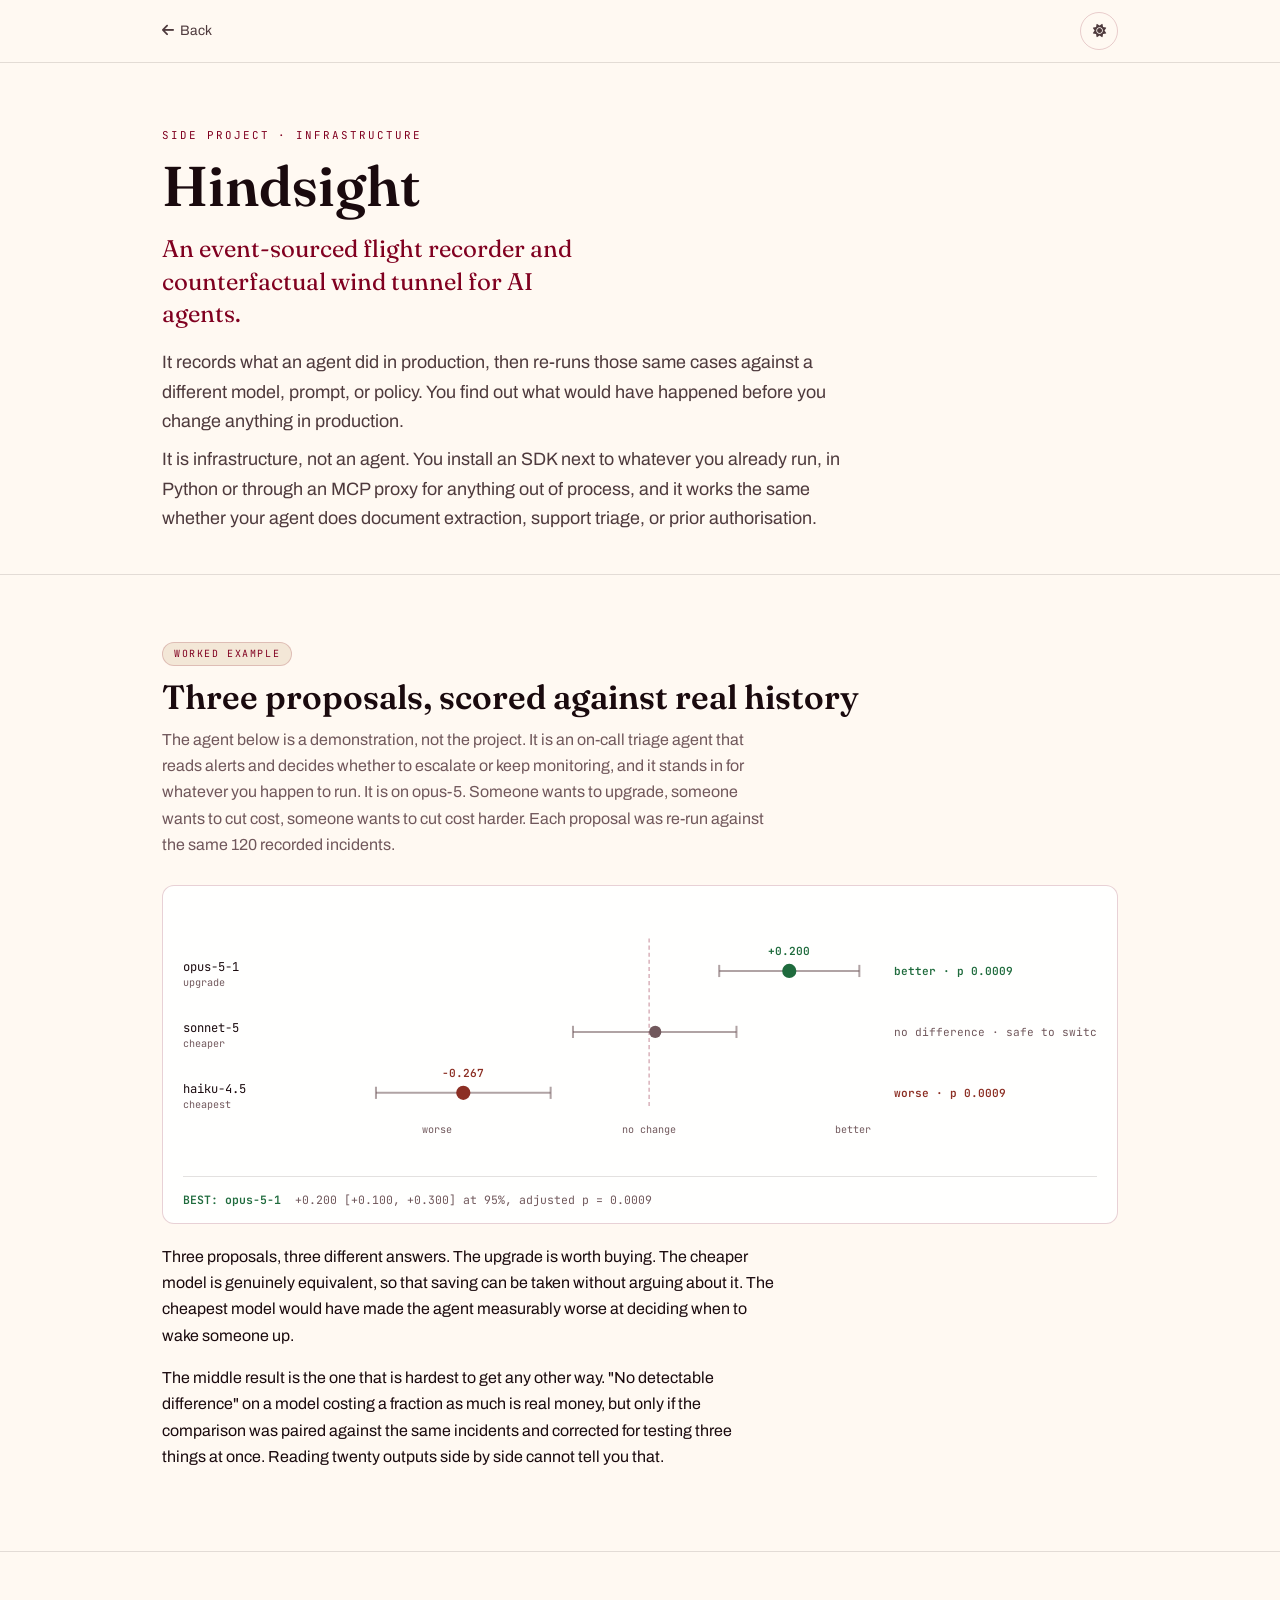
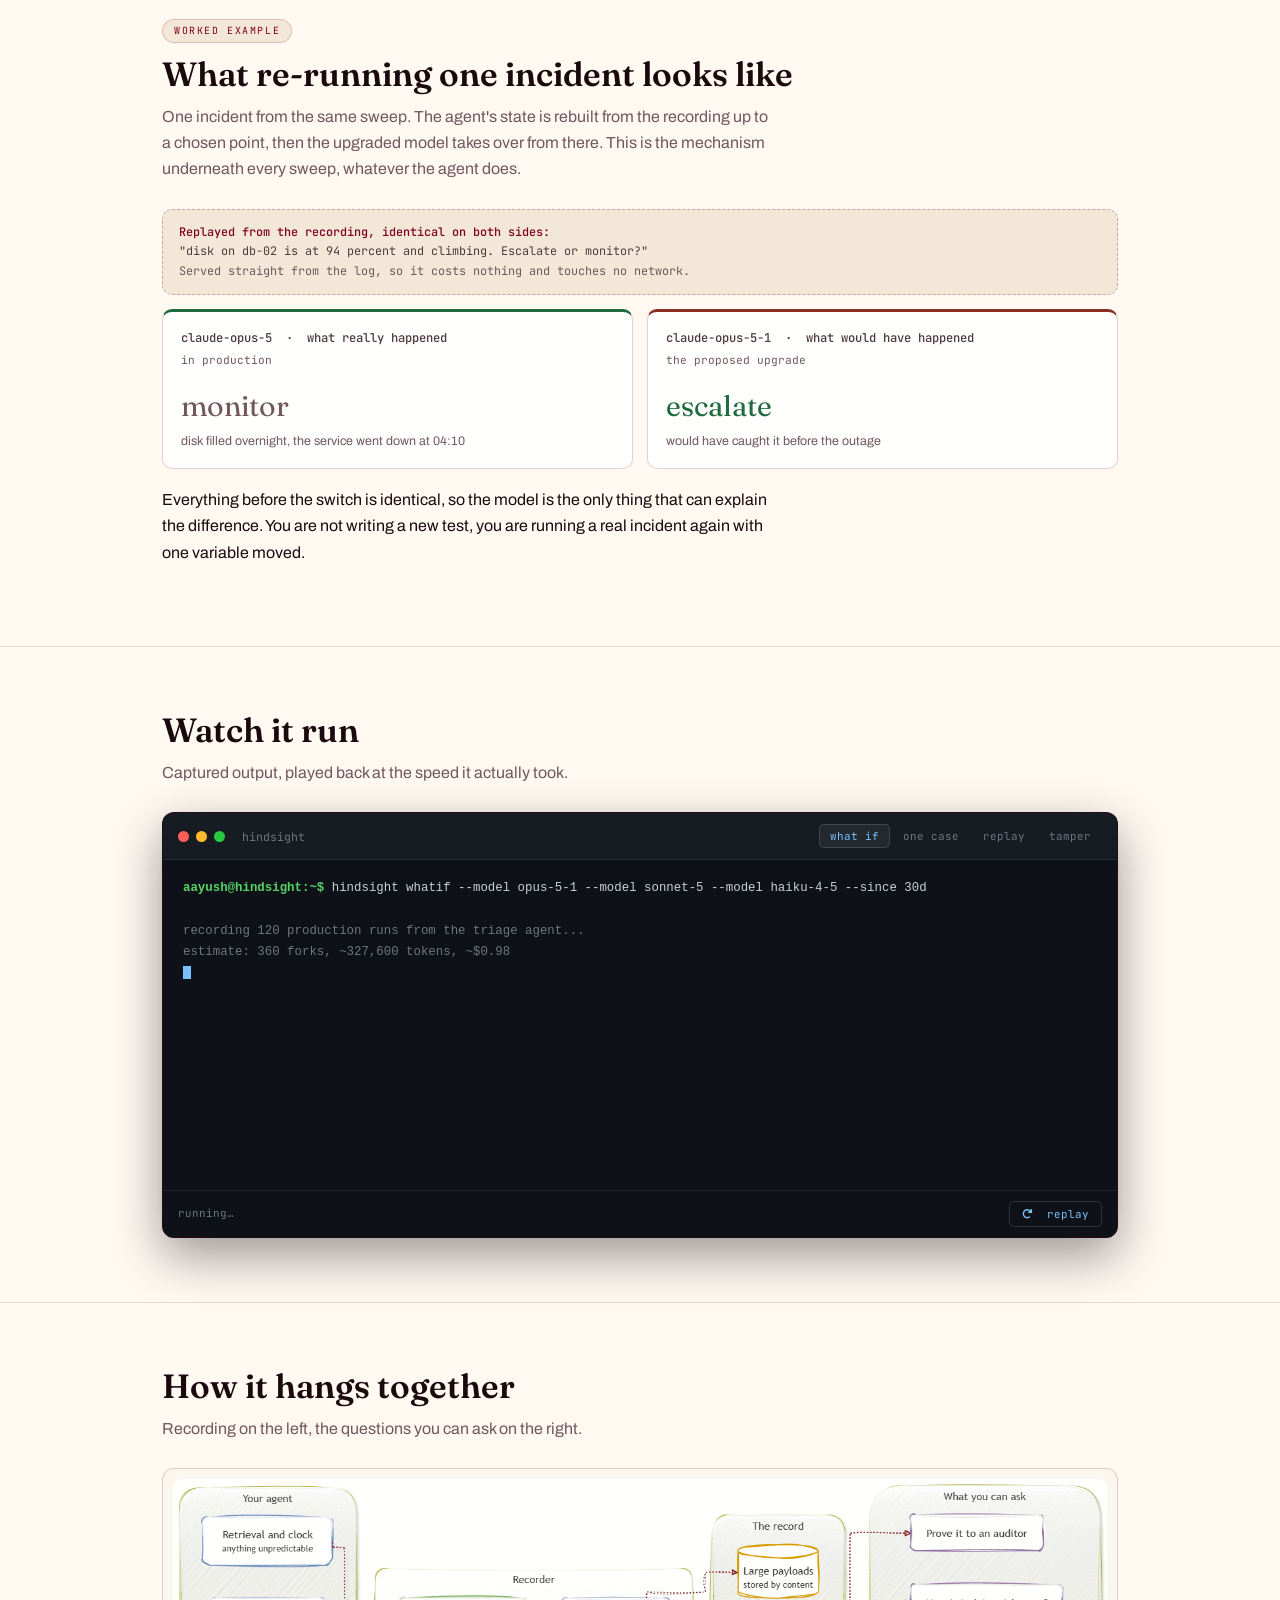
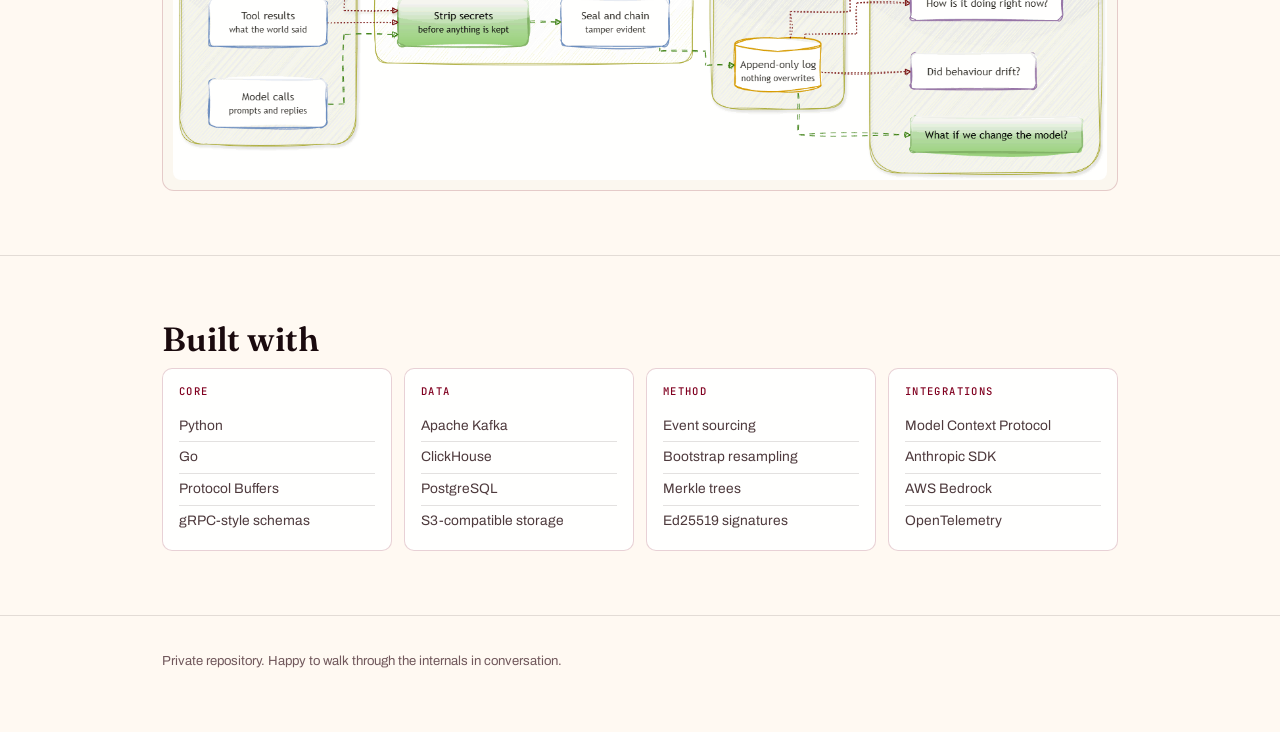
<file: hindsight.html>
<!DOCTYPE html>
<html lang="en">
<head>
<meta charset="UTF-8">
<meta name="viewport" content="width=device-width, initial-scale=1.0">
<title>Hindsight · Flight Recorder for AI Agents · Aayush Kumar Mishra</title>
<meta name="description" content="Re-run what your AI agent already did in production against a different model, and get a statistically sound answer before you switch.">
<link rel="canonical" href="https://aayushmishra.in/hindsight.html">
<meta name="theme-color" content="#800020" media="(prefers-color-scheme: light)">
<meta name="theme-color" content="#150408" media="(prefers-color-scheme: dark)">
<meta property="og:type" content="article">
<meta property="og:site_name" content="Aayush Kumar Mishra">
<meta property="og:url" content="https://aayushmishra.in/hindsight.html">
<meta property="og:title" content="Hindsight - a flight recorder for AI agents">
<meta property="og:description" content="Record what an agent did in production, then re-run those same cases against a different model to see what would have happened before you change anything.">
<meta property="og:image" content="https://aayushmishra.in/assets/hindsight-og.jpg">
<meta property="og:image:width" content="1200">
<meta property="og:image:height" content="627">
<meta property="og:image:alt" content="Model calls, tool results and clock reads flow into a recorder and a sealed append-only log, which you can then question.">
<meta name="twitter:card" content="summary_large_image">
<meta name="twitter:title" content="Hindsight - a flight recorder for AI agents">
<meta name="twitter:description" content="Re-run what your agent already did in production against a different model, and get a statistically sound answer before you switch.">
<meta name="twitter:image" content="https://aayushmishra.in/assets/hindsight-og.jpg">
<link rel="icon" href="/favicon.ico" sizes="any">
<link rel="icon" type="image/png" sizes="96x96" href="/favicon-96x96.png">
<link rel="apple-touch-icon" sizes="180x180" href="/apple-touch-icon.png">
<link rel="preconnect" href="https://fonts.googleapis.com">
<link rel="preconnect" href="https://fonts.gstatic.com" crossorigin>
<link href="https://fonts.googleapis.com/css2?family=Archivo:wght@400;500;600;700;800&family=Fraunces:opsz,wght@9..144,400;9..144,500;9..144,600;9..144,700&family=JetBrains+Mono:wght@400;500;600&display=swap" rel="stylesheet">
<link rel="stylesheet" href="https://cdnjs.cloudflare.com/ajax/libs/font-awesome/6.0.0/css/all.min.css">

<style>
:root {
    --font-display: 'Fraunces', Georgia, serif;
    --font-body: 'Archivo', -apple-system, 'Segoe UI', sans-serif;
    --font-mono: 'JetBrains Mono', ui-monospace, monospace;
    --accent-core: #E4707E;
    --accent-lift: #F09AA4;
    --bg-primary: #150408;
    --text-primary: #F8F3F4;
    --text-secondary: #DCD1D3;
    --text-muted: #B5A5A9;
    --accent-rgb: 228, 112, 126;
    --accent-text: #F08A97;
    --surface-primary: rgba(34, 14, 20, 0.95);
    --surface-tertiary: rgba(52, 24, 33, 0.95);
    --border-color: rgba(var(--accent-rgb), 0.16);
    --hairline: rgba(246, 234, 236, 0.1);
    --hairline-strong: rgba(var(--accent-rgb), 0.34);
    --paper: #FBF7EF;
    --ink: #33302B;
    --ok: #6FCF97;
    --bad: #E28B80;
    --warn: #D8AB5A;
    --dim: #8A7A7D;

    /* The terminal is always dark, in both themes. A terminal that repaints
       itself to match the page stops reading as a terminal, and nobody's
       actual shell turns cream when the sun comes up. These are fixed. */
    --term-bg: #0E1117;
    --term-chrome: #171B22;
    --term-rule: rgba(255, 255, 255, 0.08);
    --term-fg: #C9D1D9;
    --term-dim: #6E7681;
    --term-ok: #56D364;
    --term-bad: #F85149;
    --term-warn: #E3B341;
    --term-accent: #79C0FF;
    --term-user: #56D364;
    --term-tab-on: rgba(255, 255, 255, 0.06);
    --term-tab-edge: rgba(255, 255, 255, 0.14);
}
[data-theme="light"] {
    --accent-core: #800020;
    --accent-lift: #5E0018;
    --bg-primary: #FFF9F2;
    --text-primary: #1A0A0E;
    --text-secondary: #4E3A3D;
    --text-muted: #71585C;
    --accent-rgb: 128, 0, 32;
    --accent-text: #800020;
    --surface-primary: rgba(255, 255, 255, 0.92);
    --surface-tertiary: rgba(243, 230, 213, 0.95);
    --border-color: rgba(var(--accent-rgb), 0.18);
    --hairline: rgba(26, 10, 14, 0.12);
    --hairline-strong: rgba(var(--accent-rgb), 0.3);
    --ok: #1F6B3D;
    --bad: #8C2F24;
    --warn: #8A5A10;
    --dim: #8A7A7D;
    /* --term-* are deliberately not redefined here. */
}

* { box-sizing: border-box; }
body {
    margin: 0; background: var(--bg-primary); color: var(--text-primary);
    font-family: var(--font-body); font-size: 16px; line-height: 1.65;
    -webkit-font-smoothing: antialiased;
}
.container { max-width: 1000px; margin: 0 auto; padding-inline: 22px; }
p { max-width: 68ch; }

.topbar {
    position: sticky; top: 0; z-index: 50;
    background: color-mix(in srgb, var(--bg-primary) 88%, transparent);
    backdrop-filter: blur(14px); border-bottom: 1px solid var(--hairline);
}
.topbar .container {
    display: flex; align-items: center; justify-content: space-between; padding-block: 12px;
}
.back { text-decoration: none; color: var(--text-secondary); font-size: .86rem; }
.back:hover { color: var(--accent-text); }
.icon-btn {
    background: transparent; border: 1px solid var(--border-color);
    color: var(--text-secondary); border-radius: 50%; width: 38px; height: 38px; cursor: pointer;
}
.icon-btn:hover { color: var(--accent-text); }

header { padding-block: clamp(2.5rem, 5vw, 4rem) 2rem; }
.kicker {
    font-family: var(--font-mono); font-size: .68rem; letter-spacing: .18em;
    text-transform: uppercase; color: var(--accent-text); margin-bottom: 12px;
}
h1 {
    font-family: var(--font-display); font-weight: 600;
    font-size: clamp(2.2rem, 6vw, 3.5rem); line-height: 1.04; margin: 0 0 18px;
    text-wrap: balance;
}
.tagline {
    font-family: var(--font-display);
    font-size: clamp(1.1rem, 2.4vw, 1.5rem);
    line-height: 1.35; color: var(--accent-text);
    margin: 0 0 18px; max-width: 30ch;
}
.lede { font-size: clamp(1rem, 2vw, 1.12rem); color: var(--text-secondary); margin: 0 0 8px; }

section { padding-block: clamp(2.75rem, 5vw, 4.25rem); border-top: 1px solid var(--hairline); }
h2 {
    font-family: var(--font-display); font-weight: 600;
    font-size: clamp(1.5rem, 3.4vw, 2.1rem); line-height: 1.15; margin: 0 0 10px;
    text-wrap: balance;
}
.sub { color: var(--text-muted); margin: 0 0 26px; }
/* Marks the sections that are a demonstration, so the example agent is never
   mistaken for the project itself. */
.eg-label {
    display: inline-block;
    font-family: var(--font-mono);
    font-size: .62rem;
    letter-spacing: .16em;
    text-transform: uppercase;
    color: var(--accent-text);
    border: 1px solid var(--border-color);
    background: var(--surface-tertiary);
    border-radius: 999px;
    padding: 3px 11px;
    margin-bottom: 12px;
}
code {
    font-family: var(--font-mono); font-size: .86em;
    background: var(--surface-tertiary); padding: 2px 6px; border-radius: 4px;
}

/* ---------- sweep chart ---------- */
.sweep {
    border: 1px solid var(--border-color); border-radius: 12px;
    background: var(--surface-primary); padding: 22px 20px 14px;
}
.sweep svg { width: 100%; height: auto; display: block; }
.sw-lbl { fill: var(--text-primary); font-family: var(--font-mono); font-size: 12px; }
.sw-sub { fill: var(--text-muted); font-family: var(--font-mono); font-size: 10px; }
.sw-axis { stroke: var(--hairline); stroke-width: 1; }
.sw-zero { stroke: var(--hairline-strong); stroke-width: 1.5; stroke-dasharray: 4 3; }
.sw-ci { stroke: var(--text-muted); stroke-width: 2; opacity: .55; }
.sw-dot-null { fill: var(--text-muted); }
.sw-dot-bad { fill: var(--bad); }
.sw-dot-good { fill: var(--ok); }
.sw-verdict-null { fill: var(--text-muted); font-family: var(--font-mono); font-size: 11px; }
.sw-verdict-bad { fill: var(--bad); font-family: var(--font-mono); font-size: 11px; font-weight: 600; }
.sw-verdict-good { fill: var(--ok); font-family: var(--font-mono); font-size: 11px; font-weight: 600; }
.sw-val-good { fill: var(--ok); font-family: var(--font-mono); font-size: 11px; font-weight: 600; }
.sw-val-bad { fill: var(--bad); font-family: var(--font-mono); font-size: 11px; font-weight: 600; }
.sweep-foot {
    margin-top: 14px; padding-top: 13px; border-top: 1px solid var(--hairline);
    font-family: var(--font-mono); font-size: .72rem; color: var(--text-muted);
}
.sweep-foot b { color: var(--bad); font-weight: 600; }
.sweep-foot.ok b { color: var(--ok); }

/* ---------- drill-down ---------- */
.shared {
    margin-top: 22px; padding: 13px 16px; border-radius: 10px;
    background: var(--surface-tertiary); border: 1px dashed var(--hairline-strong);
    font-family: var(--font-mono); font-size: .74rem; color: var(--text-muted);
}
.shared b { color: var(--accent-text); font-weight: 500; }
.swap { display: grid; grid-template-columns: 1fr 1fr; gap: 14px; margin-top: 14px; }
.swap-col {
    border: 1px solid var(--border-color); border-radius: 10px;
    padding: 16px 18px; background: var(--surface-primary);
    display: flex; flex-direction: column; align-items: flex-start;
}
.swap-col.base { border-top: 3px solid var(--ok); }
.swap-col.cf { border-top: 3px solid var(--bad); }
.swap-col h4 {
    margin: 0 0 3px; font-family: var(--font-mono); font-size: .76rem;
    color: var(--text-secondary); font-weight: 500;
}
.swap-col .acc { font-size: .7rem; color: var(--text-muted); font-family: var(--font-mono); }
.swap-col .verdict { font-family: var(--font-display); font-size: 1.8rem; margin: 12px 0 2px; }
.swap-col.base .verdict { color: var(--text-muted); }
.swap-col.cf .verdict { color: var(--bad); }
.swap-col .verdict.good { color: var(--ok); }
.swap-col .judge { font-size: .78rem; color: var(--text-muted); }
@media (max-width: 680px) { .swap { grid-template-columns: 1fr; } }

/* ---------- terminal ---------- */
.terminal {
    background: var(--term-bg); border: 1px solid var(--border-color);
    border-radius: 12px; overflow: hidden; box-shadow: 0 18px 50px rgba(0,0,0,.4);
}
.term-chrome {
    display: flex; align-items: center; gap: 7px; flex-wrap: wrap;
    padding: 11px 15px; border-bottom: 1px solid var(--term-rule);
    background: var(--term-chrome);
}
.dot-r,.dot-y,.dot-g { width: 11px; height: 11px; border-radius: 50%; }
.dot-r{background:#FF5F57}.dot-y{background:#FEBC2E}.dot-g{background:#28C840}
.term-title { margin-left: 10px; font-family: var(--font-mono); font-size: .72rem; color: var(--term-dim); }
.term-tabs { display: flex; gap: 2px; margin-left: auto; flex-wrap: wrap; }
.term-tab {
    cursor: pointer; font-family: var(--font-mono); font-size: .68rem;
    background: transparent; color: var(--term-dim);
    border: 1px solid transparent; border-radius: 5px; padding: 4px 10px;
}
.term-tab[aria-selected="true"] {
    color: var(--term-accent); border-color: var(--term-tab-edge); background: var(--term-tab-on);
}
.term-body {
    padding: 18px 20px 22px; min-height: 330px;
    font-family: var(--font-mono); font-size: .775rem; line-height: 1.72;
    overflow-x: auto; color: var(--term-fg);
}
.term-body pre { margin: 0; white-space: pre; }
.prompt { color: var(--term-fg); }
.prompt::before {
    content: "aayush@hindsight:~$ ";
    color: var(--term-user);
    font-weight: 600;
}
.cursor {
    display: inline-block; width: 8px; height: 1em; vertical-align: -2px;
    background: var(--term-accent); animation: blink 1.05s steps(1) infinite;
}
@keyframes blink { 50% { opacity: 0 } }
.g{color:var(--term-ok)}.r{color:var(--term-bad)}.y{color:var(--term-warn)}
.a{color:var(--term-accent)}.d{color:var(--term-dim)}
.term-foot {
    display: flex; align-items: center; justify-content: space-between; gap: 12px; flex-wrap: wrap;
    padding: 10px 15px; border-top: 1px solid var(--term-rule);
    font-family: var(--font-mono); font-size: .68rem; color: var(--term-dim);
}
.replay {
    cursor: pointer; font-family: var(--font-mono); font-size: .68rem;
    background: transparent; color: var(--term-accent);
    border: 1px solid var(--term-tab-edge); border-radius: 5px; padding: 5px 12px;
}
.replay:hover { background: var(--term-tab-on); }

/* ---------- diagram ---------- */
.hld-figure {
    margin: 0;
    border: 1px solid var(--border-color);
    border-radius: 12px;
    padding: 10px;
    background: #FBF7EF;
    overflow: hidden;
}
.hld-figure img {
    display: block;
    width: 100%;
    height: auto;
    border-radius: 8px;
}

/* ---------- tech ---------- */
.tech { display: grid; grid-template-columns: repeat(auto-fit, minmax(210px,1fr)); gap: 12px; }
.tech-col {
    border: 1px solid var(--border-color); border-radius: 10px;
    padding: 14px 16px; background: var(--surface-primary);
}
.tech-col h4 {
    margin: 0 0 10px; font-family: var(--font-mono); font-size: .66rem;
    letter-spacing: .13em; text-transform: uppercase; color: var(--accent-text); font-weight: 500;
}
.tech-col ul { margin: 0; padding: 0; list-style: none; }
.tech-col li {
    font-size: .86rem; color: var(--text-secondary);
    padding: 4px 0; border-bottom: 1px solid var(--hairline);
}
.tech-col li:last-child { border-bottom: 0; }

footer { padding-block: 34px 60px; color: var(--text-muted); font-size: .82rem; border-top: 1px solid var(--hairline); }
@media (prefers-reduced-motion: reduce) { * { animation: none !important; transition: none !important } }
</style>
</head>
<body>

<div class="topbar"><div class="container">
  <a class="back" href="index.html#current-build"><i class="fas fa-arrow-left"></i>&nbsp; Back</a>
  <button class="icon-btn" id="theme-toggle" aria-label="Toggle theme"><i class="fas fa-moon"></i></button>
</div></div>

<header><div class="container">
  <div class="kicker">Side project · Infrastructure</div>
  <h1>Hindsight</h1>
  <p class="tagline">An event-sourced flight recorder and counterfactual wind tunnel for AI agents.</p>
  <p class="lede">
    It records what an agent did in production, then re-runs those same cases against a
    different model, prompt, or policy. You find out what would have happened before you
    change anything in production.
  </p>
  <p class="lede">
    It is infrastructure, not an agent. You install an SDK next to whatever you already
    run, in Python or through an MCP proxy for anything out of process, and it works the
    same whether your agent does document extraction, support triage, or prior
    authorisation.
  </p>
</div></header>

<section>
  <div class="container">
    <span class="eg-label">Worked example</span>
    <h2>Three proposals, scored against real history</h2>
    <p class="sub">
      The agent below is a demonstration, not the project. It is an on-call triage agent that
      reads alerts and decides whether to escalate or keep monitoring, and it stands in for
      whatever you happen to run. It is on opus-5. Someone wants to upgrade, someone wants to
      cut cost, someone wants to cut cost harder. Each proposal was re-run against the same 120
      recorded incidents.
    </p>

    <div class="sweep">
      <svg viewBox="0 0 900 250" role="img"
           aria-label="Effect of three proposed model changes across 120 recorded incidents. Upgrading to opus-5-1 is better by 0.200. Switching to sonnet-5 shows no detectable difference. Switching to haiku-4-5 is worse by 0.267.">
        <line class="sw-zero" x1="459" y1="30" x2="459" y2="198"/>
        <text class="sw-sub" x="459" y="222" text-anchor="middle">no change</text>
        <text class="sw-sub" x="250" y="222" text-anchor="middle">worse</text>
        <text class="sw-sub" x="660" y="222" text-anchor="middle">better</text>

        <text class="sw-lbl" x="0" y="62">opus-5-1</text>
        <text class="sw-sub" x="0" y="77">upgrade</text>
        <line class="sw-ci" x1="528" y1="62" x2="666" y2="62"/>
        <line class="sw-ci" x1="528" y1="56" x2="528" y2="68"/>
        <line class="sw-ci" x1="666" y1="56" x2="666" y2="68"/>
        <circle class="sw-dot-good" cx="597" cy="62" r="7"/>
        <text class="sw-val-good" x="597" y="46" text-anchor="middle">+0.200</text>
        <text class="sw-verdict-good" x="700" y="66">better · p 0.0009</text>

        <text class="sw-lbl" x="0" y="122">sonnet-5</text>
        <text class="sw-sub" x="0" y="137">cheaper</text>
        <line class="sw-ci" x1="384" y1="122" x2="545" y2="122"/>
        <line class="sw-ci" x1="384" y1="116" x2="384" y2="128"/>
        <line class="sw-ci" x1="545" y1="116" x2="545" y2="128"/>
        <circle class="sw-dot-null" cx="465" cy="122" r="6"/>
        <text class="sw-verdict-null" x="700" y="126">no difference · safe to switch</text>

        <text class="sw-lbl" x="0" y="182">haiku-4.5</text>
        <text class="sw-sub" x="0" y="197">cheapest</text>
        <line class="sw-ci" x1="190" y1="182" x2="362" y2="182"/>
        <line class="sw-ci" x1="190" y1="176" x2="190" y2="188"/>
        <line class="sw-ci" x1="362" y1="176" x2="362" y2="188"/>
        <circle class="sw-dot-bad" cx="276" cy="182" r="7"/>
        <text class="sw-val-bad" x="276" y="166" text-anchor="middle">−0.267</text>
        <text class="sw-verdict-bad" x="700" y="186">worse · p 0.0009</text>
      </svg>

      <div class="sweep-foot ok">
        <b>BEST: opus-5-1</b> &nbsp;+0.200 [+0.100, +0.300] at 95%, adjusted p = 0.0009
      </div>
    </div>

    <p style="margin-top:20px">
      Three proposals, three different answers. The upgrade is worth buying. The cheaper model
      is genuinely equivalent, so that saving can be taken without arguing about it. The cheapest
      model would have made the agent measurably worse at deciding when to wake someone up.
    </p>
    <p>
      The middle result is the one that is hardest to get any other way. "No detectable
      difference" on a model costing a fraction as much is real money, but only if the
      comparison was paired against the same incidents and corrected for testing three things at
      once. Reading twenty outputs side by side cannot tell you that.
    </p>
  </div>
</section>

<section>
  <div class="container">
    <span class="eg-label">Worked example</span>
    <h2>What re-running one incident looks like</h2>
    <p class="sub">
      One incident from the same sweep. The agent's state is rebuilt from the recording up to
      a chosen point, then the upgraded model takes over from there. This is the mechanism
      underneath every sweep, whatever the agent does.
    </p>

    <div class="shared">
      <b>Replayed from the recording, identical on both sides:</b><br>
      <span style="color:var(--text-secondary)">"disk on db-02 is at 94 percent and climbing. Escalate or monitor?"</span><br>
      Served straight from the log, so it costs nothing and touches no network.
    </div>

    <div class="swap">
      <div class="swap-col base">
        <h4>claude-opus-5 &nbsp;·&nbsp; what really happened</h4>
        <span class="acc">in production</span>
        <div class="verdict">monitor</div>
        <span class="judge">disk filled overnight, the service went down at 04:10</span>
      </div>
      <div class="swap-col cf">
        <h4>claude-opus-5-1 &nbsp;·&nbsp; what would have happened</h4>
        <span class="acc">the proposed upgrade</span>
        <div class="verdict good">escalate</div>
        <span class="judge">would have caught it before the outage</span>
      </div>
    </div>

    <p style="margin-top:18px">
      Everything before the switch is identical, so the model is the only thing that can explain
      the difference. You are not writing a new test, you are running a real incident again with
      one variable moved.
    </p>
  </div>
</section>

<section>
  <div class="container">
    <h2>Watch it run</h2>
    <p class="sub">Captured output, played back at the speed it actually took.</p>

    <div class="terminal">
      <div class="term-chrome">
        <span class="dot-r"></span><span class="dot-y"></span><span class="dot-g"></span>
        <span class="term-title">hindsight</span>
        <div class="term-tabs" role="tablist">
          <button class="term-tab" role="tab" aria-selected="true" data-cast="whatif">what if</button>
          <button class="term-tab" role="tab" aria-selected="false" data-cast="swap">one case</button>
          <button class="term-tab" role="tab" aria-selected="false" data-cast="replay">replay</button>
          <button class="term-tab" role="tab" aria-selected="false" data-cast="tamper">tamper</button>
        </div>
      </div>
      <div class="term-body"><pre id="screen"></pre></div>
      <div class="term-foot">
        <span id="term-status">ready</span>
        <button class="replay" id="replay-btn"><i class="fas fa-rotate-right"></i>&nbsp; replay</button>
      </div>
    </div>
  </div>
</section>

<section>
  <div class="container">
    <h2>How it hangs together</h2>
    <p class="sub">Recording on the left, the questions you can ask on the right.</p>

    <figure class="hld-figure">
      <img src="assets/case-studies/hindsight-hld.gif"
           alt="Model calls, tool results and clock reads flow into a recorder that strips secrets and seals each record into an append-only log. From that log you can ask what if we change the model, whether behaviour drifted, how it is doing now, and prove it to an auditor."
           loading="lazy" decoding="async" width="1400" height="460">
    </figure>
  </div>
</section>
  </div>
</section>

<section>
  <div class="container">
    <h2>Built with</h2>
    <div class="tech">
      <div class="tech-col">
        <h4>Core</h4>
        <ul><li>Python</li><li>Go</li><li>Protocol Buffers</li><li>gRPC-style schemas</li></ul>
      </div>
      <div class="tech-col">
        <h4>Data</h4>
        <ul><li>Apache Kafka</li><li>ClickHouse</li><li>PostgreSQL</li><li>S3-compatible storage</li></ul>
      </div>
      <div class="tech-col">
        <h4>Method</h4>
        <ul><li>Event sourcing</li><li>Bootstrap resampling</li><li>Merkle trees</li><li>Ed25519 signatures</li></ul>
      </div>
      <div class="tech-col">
        <h4>Integrations</h4>
        <ul><li>Model Context Protocol</li><li>Anthropic SDK</li><li>AWS Bedrock</li><li>OpenTelemetry</li></ul>
      </div>
    </div>
  </div>
</section>

<footer><div class="container">
  <span id="foot-when">Private repository. Happy to walk through the internals in conversation.</span>
</div></footer>

<script>
(function () {
  var root = document.documentElement, toggle = document.getElementById('theme-toggle');
  function paint(t) {
    root.setAttribute('data-theme', t);
    toggle.innerHTML = t === 'light' ? '<i class="fas fa-sun"></i>' : '<i class="fas fa-moon"></i>';
  }
  // Light default, matching the main site. The OS preference is not consulted.
  var saved = null;
  try { saved = localStorage.getItem('theme'); } catch (e) {}
  paint(saved || 'light');
  toggle.addEventListener('click', function () {
    var n = root.getAttribute('data-theme') === 'light' ? 'dark' : 'light';
    paint(n); try { localStorage.setItem('theme', n); } catch (e) {}
  });

  var CASTS = {
    whatif: {
      cmd: 'hindsight whatif --model opus-5-1 --model sonnet-5 --model haiku-4-5 --since 30d',
      took: '360 forks',
      lines: [
        ['', 40],
        ['<span class="d">recording 120 production runs from the triage agent...</span>', 240],
        ['<span class="d">estimate: 360 forks, ~327,600 tokens, ~$0.98</span>', 440],
        ['', 60],
        ['<span class="g">BEST: opus-5-1</span>  +0.200 [+0.100, +0.300] at 95%,', 90],
        ['                adjusted p=0.0009', 380],
        ['', 50],
        ['forks     360 (360 ok, 0 failed)', 80],
        ['tokens    491,400', 220],
        ['', 40],
        ['<span class="d">model        n    effect                     p(adj)  verdict</span>', 70],
        ['<span class="d">---------------------------------------------------------------</span>', 60],
        ['opus-5-1     120  <span class="g">+0.200 [+0.100, +0.300]</span>    0.0009  <span class="g">better</span>', 130],
        ['sonnet-5     120  +0.008 [-0.109, +0.125]    1.0000  no difference', 130],
        ['haiku-4-5    120  <span class="r">-0.267 [-0.392, -0.142]</span>    0.0009  <span class="r">worse</span>', 320],
        ['', 40],
        ['<span class="y">Upgrade is worth it. Sonnet is a free saving.</span>', 70],
        ['<span class="y">Haiku would have made triage measurably worse.</span>', 0]
      ]
    },
    swap: {
      cmd: 'hindsight whatif --model opus-5-1 --run run_615871d2c46b --at 1',
      took: '0.003s',
      lines: [
        ['', 40],
        ['recorded   claude-opus-5    <span class="d">(what shipped)</span>', 70],
        ['forked     claude-opus-5-1  <span class="d">(the proposal)</span>', 70],
        ['cut        after boundary 1', 240],
        ['', 40],
        ['<span class="d">=== REPLAYED FROM THE RECORDING ===</span>', 130],
        ['  "disk on db-02 is at 94 percent and climbing."', 80],
        ['  <span class="d">^ served from the log: no tokens, no network</span>', 340],
        ['', 40],
        ['<span class="d">=== RE-EXECUTED FROM HERE ===</span>', 150],
        ['  opus-5     decision  <span class="y">monitor</span>    service went down 04:10', 110],
        ['  opus-5-1   decision  <span class="g">escalate</span>   would have caught it', 320],
        ['', 40],
        ['  prefix hash    dd2d139197b9f9433802a53564555c84', 80],
        ['  wall clock     0.003s', 260],
        ['', 40],
        ['<span class="y">One real incident, one variable moved.</span>', 0]
      ]
    },
    replay: {
      cmd: 'hindsight replay --report summary',
      took: '12 runs',
      lines: [
        ['', 40],
        ['<span class="d">replaying run_0d6ea3c2796d (4 boundaries)</span>', 50],
        ['<span class="d">replaying run_1a5094b4c180 (6 boundaries)</span>', 50],
        ['<span class="d">… 10 more</span>', 240],
        ['', 40],
        ['run_0d6ea3c2796d  <span class="g">deterministic</span>  coverage 100% (4/4)', 75],
        ['run_1a5094b4c180  <span class="g">deterministic</span>  coverage 100% (6/6)', 75],
        ['run_2e8f654e7b7f  <span class="g">deterministic</span>  coverage 100% (3/3)', 75],
        ['run_6c56c46cf943  <span class="g">deterministic</span>  coverage 100% (6/6)', 75],
        ['run_8a7544f5767f  <span class="g">deterministic</span>  coverage 100% (6/6)', 75],
        ['run_8bae53810fc0  <span class="g">deterministic</span>  coverage 100% (3/3)', 75],
        ['run_a6015ba4221f  <span class="g">deterministic</span>  coverage 100% (6/6)', 75],
        ['run_a7a5dbd646da  <span class="g">deterministic</span>  coverage 100% (6/6)', 75],
        ['run_a8898604aa82  <span class="g">deterministic</span>  coverage 100% (3/3)', 75],
        ['run_d191cda40212  <span class="g">deterministic</span>  coverage 100% (2/2)', 75],
        ['run_e6d8f1bea3ee  <span class="g">deterministic</span>  coverage 100% (6/6)', 75],
        ['run_ee6d748dadd1  <span class="g">deterministic</span>  coverage 100% (6/6)', 280],
        ['', 40],
        ['<span class="d">every recorded step reproduced, with no network</span>', 0]
      ]
    },
    tamper: {
      cmd: 'hindsight verify --tamper-check',
      took: '0.78s',
      lines: [
        ['', 40],
        ['<span class="d">1. as recorded</span>', 130],
        ['  <span class="g">ok</span>   verified, 4 records, head 4e48f27b542b', 340],
        ['', 40],
        ['<span class="d">2. one tool result rewritten</span>', 130],
        ['  rewrote limit_cents 50000 -&gt; 10000', 280],
        [' <span class="r">FAIL</span>  chain breaks at record 2', 340],
        ['', 40],
        ['<span class="d">3. the last record deleted</span>', 130],
        [' <span class="r">FAIL</span>  claims 4 records, log holds 3', 300],
        ['', 40],
        ['<span class="g">Both edits were caught.</span>', 0]
      ]
    }
  };

  var screen = document.getElementById('screen');
  var status = document.getElementById('term-status');
  var tabs = [].slice.call(document.querySelectorAll('.term-tab'));
  var timers = [], current = 'whatif';

  function play(name) {
    timers.forEach(clearTimeout); timers = [];
    current = name;
    var cast = CASTS[name];
    var html = '<span class="prompt">' + cast.cmd + '</span>\n';
    screen.innerHTML = html + '<span class="cursor"></span>';
    status.textContent = 'running…';
    var delay = 340;
    cast.lines.forEach(function (row) {
      timers.push(setTimeout(function () {
        html += row[0] + '\n';
        screen.innerHTML = html + '<span class="cursor"></span>';
      }, delay));
      delay += row[1];
    });
    timers.push(setTimeout(function () {
      screen.innerHTML = html;
      status.textContent = 'exit 0 · ' + cast.took;
    }, delay + 120));
  }

  tabs.forEach(function (tab) {
    tab.addEventListener('click', function () {
      tabs.forEach(function (o) { o.setAttribute('aria-selected', String(o === tab)); });
      play(tab.dataset.cast);
    });
  });
  document.getElementById('replay-btn').addEventListener('click', function () { play(current); });

  var started = false;
  new IntersectionObserver(function (e) {
    if (!started && e[0].isIntersecting) { started = true; play('whatif'); }
  }, { threshold: 0.25 }).observe(document.querySelector('.terminal'));
})();
</script>
</body>
</html>
</file>
